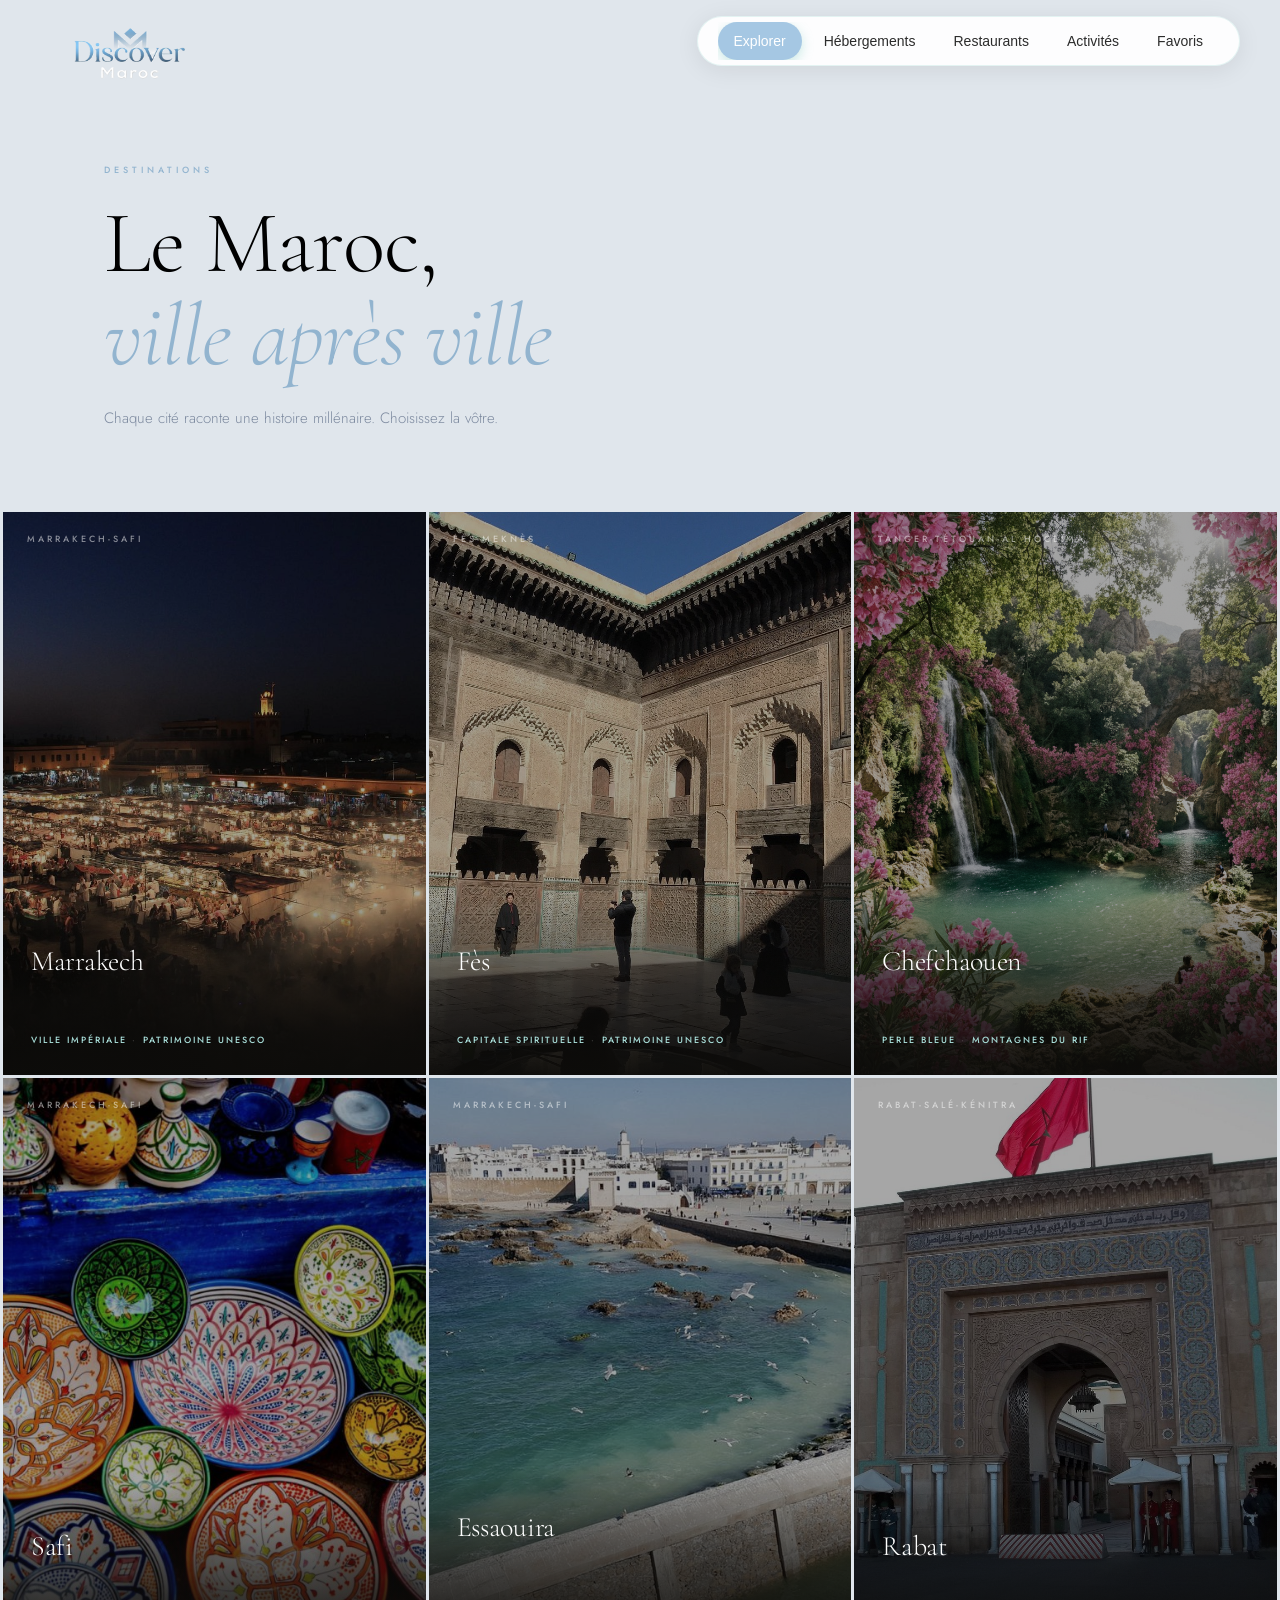
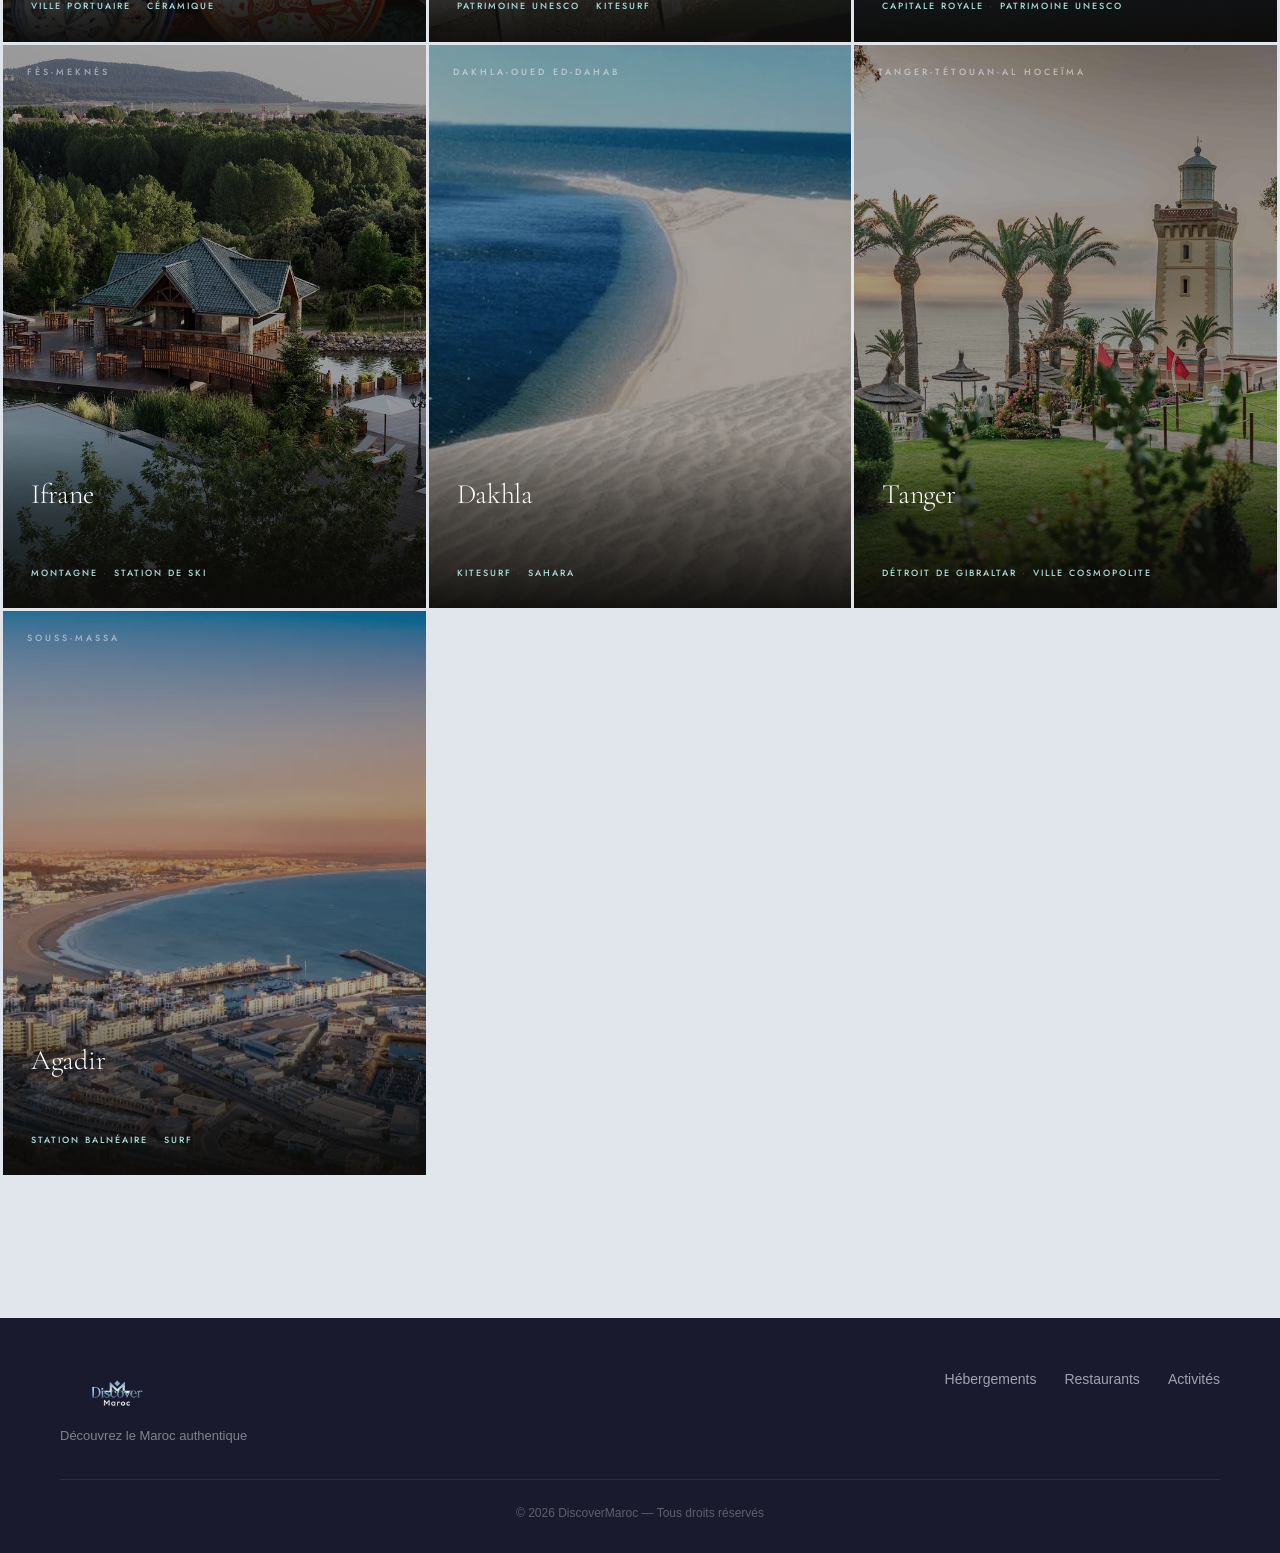
<file: explore.html>
<!DOCTYPE html>
<html lang="fr">
<head>
  <meta charset="UTF-8">
  <meta name="viewport" content="width=device-width, initial-scale=1.0">
  <meta name="description" content="Découvrez les villes du Maroc — histoire, culture et paysages.">
  <link rel="preconnect" href="https://fonts.googleapis.com">
  <link href="https://fonts.googleapis.com/css2?family=Cormorant+Garamond:ital,wght@0,300;0,400;0,600;1,300;1,400&family=Jost:wght@300;400;500&family=Inter:wght@400;500;600;700&display=swap" rel="stylesheet">
  <link rel="stylesheet" href="css/style.css">
  <link rel="stylesheet" href="css/city-detail.css">
  <link rel="stylesheet" href="css/listing.css">
  <title>Explorer les villes — DiscoverMaroc</title>
</head>
<body>

  <div class="logo-container">
    <a href="index.html" class="logo"><img src="images/MLOGO.png" alt="DiscoverMaroc"></a>
  </div>

  <nav class="navbar">
    <div class="nav-links">
      <a href="explore.html" class="active">Explorer</a>
      <a href="hotels.html">Hébergements</a>
      <a href="restaurants.html">Restaurants</a>
      <a href="activites.html">Activités</a>
      <a href="favorites.html">Favoris</a>
    </div>
  </nav>

  <!-- HERO -->
  <section class="city-hero">
    <div class="carousel" id="main-carousel">
      <div class="carousel-track" id="carousel-track"></div>
      <button class="carousel-btn prev">&lt;</button>
      <button class="carousel-btn next">&gt;</button>
      <div class="carousel-dots" id="carousel-dots"></div>
    </div>
    <div class="hero-overlay">
      <div class="hero-content">
        <p class="hero-region" id="city-region"></p>
        <h1 class="hero-title" id="city-name"></h1>
        <div class="hero-rule"></div>
      </div>
    </div>
  </section>

  <!-- ALL CITIES GRID -->
  <div class="cities-grid-section" id="cities-grid-section" style="display:none;">
    <div class="cities-intro">
      <p class="cities-eyebrow">Destinations</p>
      <h1 class="cities-title">Le Maroc,<br><em>ville après ville</em></h1>
      <p class="cities-subtitle">Chaque cité raconte une histoire millénaire. Choisissez la vôtre.</p>
    </div>
    <div class="cities-grid" id="cities-grid"></div>
  </div>

  <!-- CITY DETAIL -->
  <div class="city-container">

    <div class="city-lead">
      <p id="city-description"></p>
    </div>

    <div class="city-pillars">
      <div class="pillar">
        <span class="pillar-label">Localisation</span>
        <p id="about-localisation"></p>
      </div>
      <div class="pillar">
        <span class="pillar-label">Ambiance</span>
        <p id="about-ambiance"></p>
      </div>
      <div class="pillar">
        <span class="pillar-label">Histoire</span>
        <p id="about-importance"></p>
      </div>
      <div class="pillar">
        <span class="pillar-label">L'essentiel</span>
        <p id="about-special"></p>
      </div>
    </div>

    <!-- CULTURE -->
    <div class="chapter">
      <div class="chapter-header">
        <h2 class="chapter-title">Culture &amp; Vie Locale</h2>
      </div>
      <div class="culture-grid">
        <div class="culture-item">
          <h3 class="entry-title">Cuisine</h3>
          <p id="culture-cuisine"></p>
        </div>
        <div class="culture-item">
          <h3 class="entry-title">Traditions</h3>
          <p id="culture-traditions"></p>
        </div>
        <div class="culture-item">
          <h3 class="entry-title">Style de Vie</h3>
          <p id="culture-style"></p>
        </div>
        <div class="culture-item">
          <h3 class="entry-title">Langue</h3>
          <p id="culture-langue"></p>
        </div>
        <div class="culture-item">
          <h3 class="entry-title">Musique</h3>
          <p id="culture-musique"></p>
        </div>
        <div class="culture-item">
          <h3 class="entry-title">Artisanat</h3>
          <p id="culture-artisanat"></p>
        </div>
      </div>
    </div>

    <!-- ÉVÉNEMENTS -->
    <div class="chapter">
      <div class="chapter-header">
        <h2 class="chapter-title">Lieux &amp; Événements</h2>
      </div>
      <div class="events-trio">
        <div class="events-block">
          <h3 class="events-block-title">Événements</h3>
          <ul id="evenements-list"></ul>
        </div>
        <div class="events-block">
          <h3 class="events-block-title">Places</h3>
          <ul id="places-list"></ul>
        </div>
        <div class="events-block">
          <h3 class="events-block-title">Monuments</h3>
          <ul id="monuments-list"></ul>
        </div>
      </div>
    </div>

    <!-- PRATIQUE -->
    <div class="chapter">
      <div class="chapter-header">
        <h2 class="chapter-title">Informations Pratiques</h2>
      </div>

      <div class="practical-trio">
        <div class="practical-block">
          <span class="practical-label">Meilleure période</span>
          <p id="info-meilleure"></p>
        </div>
        <div class="practical-block">
          <span class="practical-label">Période à éviter</span>
          <p id="info-eviter"></p>
        </div>
        <div class="practical-block">
          <span class="practical-label">Températures</span>
          <p id="info-temperature"></p>
        </div>
      </div>

      <div class="budget-chapter">
        <p class="sub-eyebrow">Budget estimé par jour</p>
        <div class="budget-line">
          <div class="budget-col">
            <span class="budget-label">Hôtel / nuit</span>
            <strong id="budget-hotel"></strong>
          </div>
          <div class="budget-col">
            <span class="budget-label">Repas</span>
            <strong id="budget-repas"></strong>
          </div>
          <div class="budget-col">
            <span class="budget-label">Transport</span>
            <strong id="budget-transport"></strong>
          </div>
          <div class="budget-col budget-col--total">
            <span class="budget-label">Total / jour</span>
            <strong id="budget-jour"></strong>
          </div>
        </div>
      </div>

      <div class="transport-chapter">
        <p class="sub-eyebrow">Comment s'y rendre</p>
        <div class="transport-grid">
          <div class="transport-item" id="transport-from-casablanca"></div>
          <div class="transport-item" id="transport-from-city1"></div>
          <div class="transport-item" id="transport-from-city2"></div>
          <div class="transport-item" id="transport-airport"></div>
        </div>
      </div>
    </div>

    <!-- AVIS -->
    <div class="chapter chapter--reviews">
      <div class="chapter-header">
        <h2 class="chapter-title">Avis des Voyageurs</h2>
        <a href="#" class="review-cta-btn" id="review-cta-link">Laisser un avis</a>
      </div>
      <div class="reviews-summary" id="reviews-summary">
        <div class="reviews-score" id="reviews-score">—</div>
        <div class="reviews-score-detail">
          <div class="reviews-stars" id="reviews-stars"></div>
          <span class="reviews-count" id="reviews-count"></span>
        </div>
      </div>
      <div class="reviews-grid" id="reviews-grid"></div>
    </div>

  </div>

  <!-- MODAL AVIS -->
  <div class="modal-overlay" id="modal-overlay"></div>
  <div class="review-modal" id="review-modal">
    <div class="modal-header">
      <h2>Laisser un avis</h2>
      <button class="modal-close" id="modal-close">&times;</button>
    </div>
    <form class="review-form" id="review-form">
      <div class="form-group">
        <label for="review-name">Votre nom</label>
        <input type="text" id="review-name" required>
      </div>

      <div class="form-group">
        <label>Votre note</label>
        <div class="star-picker" id="star-picker">
          <button class="star-btn" data-value="1" type="button">★</button>
          <button class="star-btn" data-value="2" type="button">★</button>
          <button class="star-btn" data-value="3" type="button">★</button>
          <button class="star-btn" data-value="4" type="button">★</button>
          <button class="star-btn" data-value="5" type="button">★</button>
        </div>
        <input type="hidden" id="review-rating" value="0">
      </div>

      <div class="form-group">
        <label for="review-comment">Votre avis</label>
        <textarea id="review-comment" rows="5" required></textarea>
      </div>

      <div id="form-msg"></div>
      <button type="submit" class="btn btn-primary" style="width: 100%;">Publier</button>
    </form>
  </div>

  <footer class="footer">
    <div class="footer-top">
      <div>
        <img src="images/MLOGO.png" alt="DiscoverMaroc" style="height: 50px; margin-bottom: 8px;">
        <div class="footer-tagline">Découvrez le Maroc authentique</div>
      </div>
      <div class="footer-links">
        <a href="hotels.html">Hébergements</a>
        <a href="restaurants.html">Restaurants</a>
        <a href="activites.html">Activités</a>
      </div>
    </div>
    <hr>
    <div class="footer-bottom">© 2026 DiscoverMaroc — Tous droits réservés</div>
  </footer>

  <script src="js/data.js"></script>
  <script src="js/explore.js"></script>
</body>
</html>
</file>
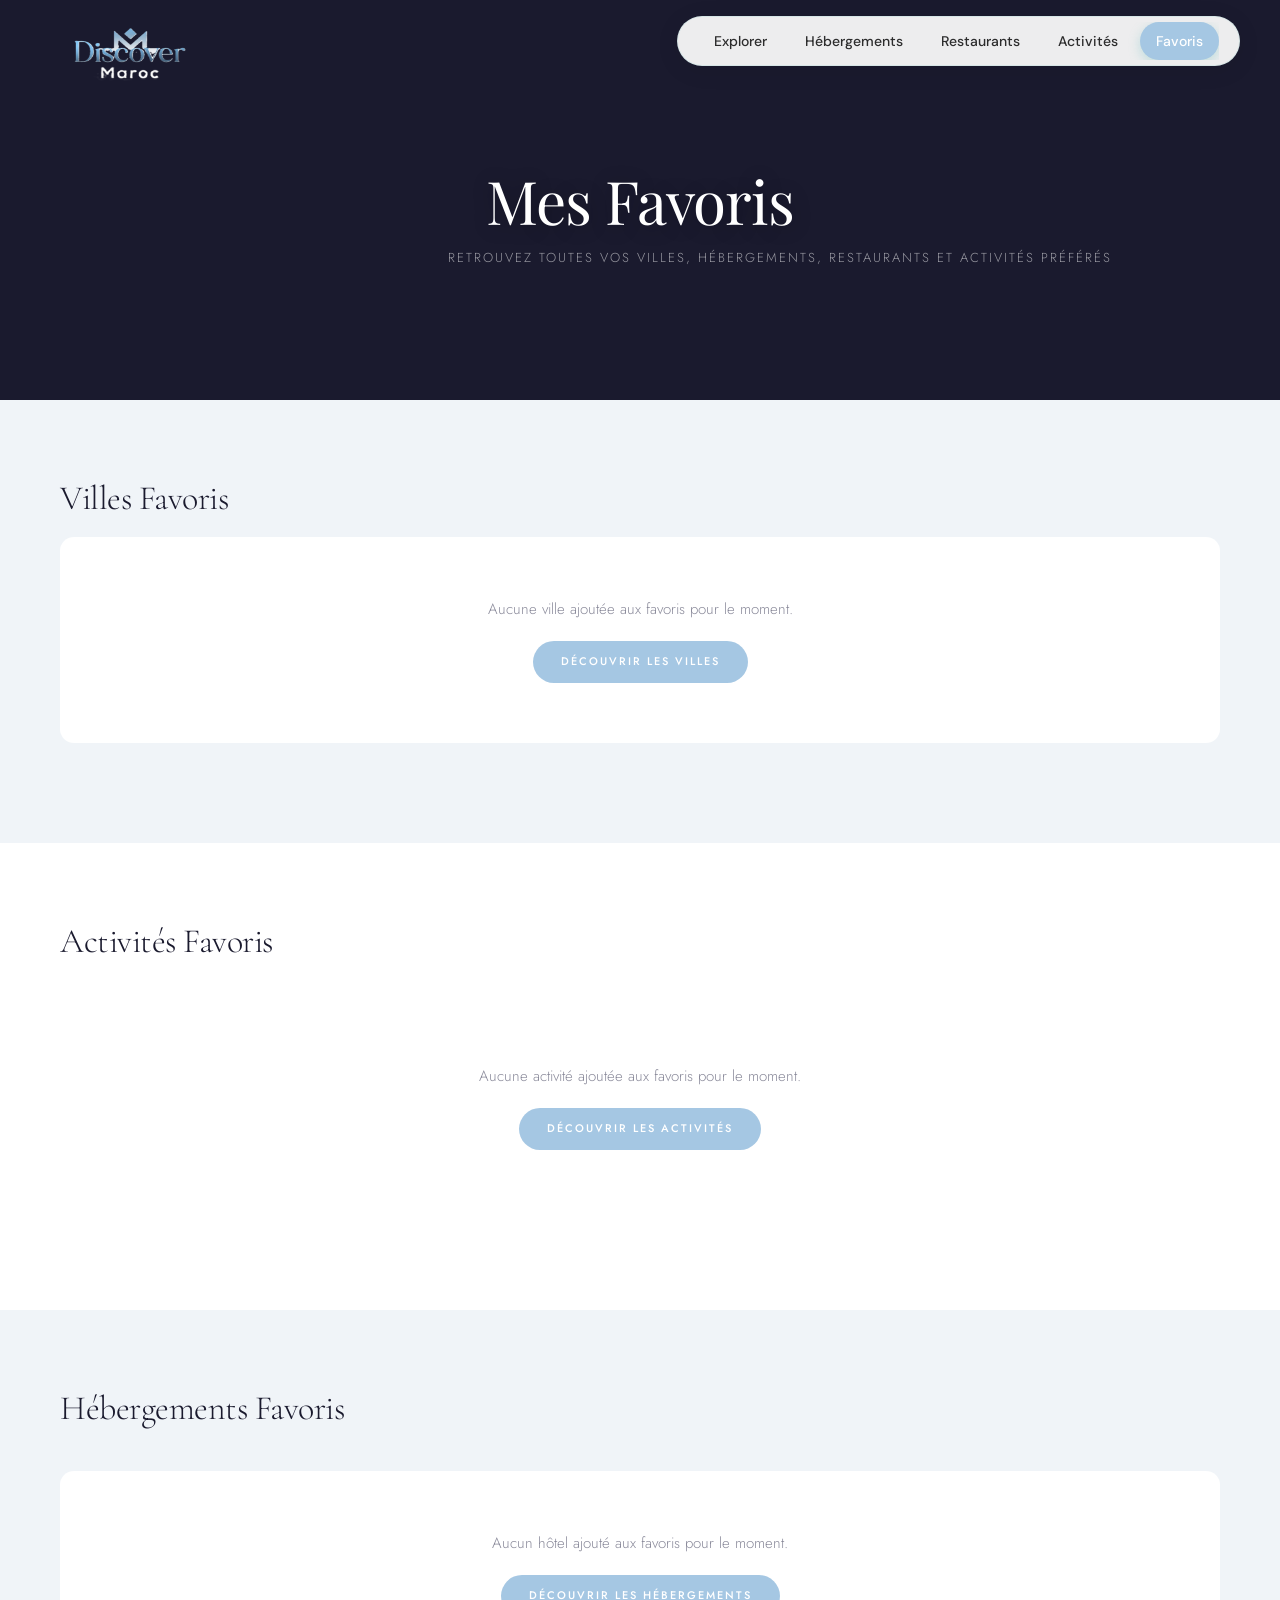
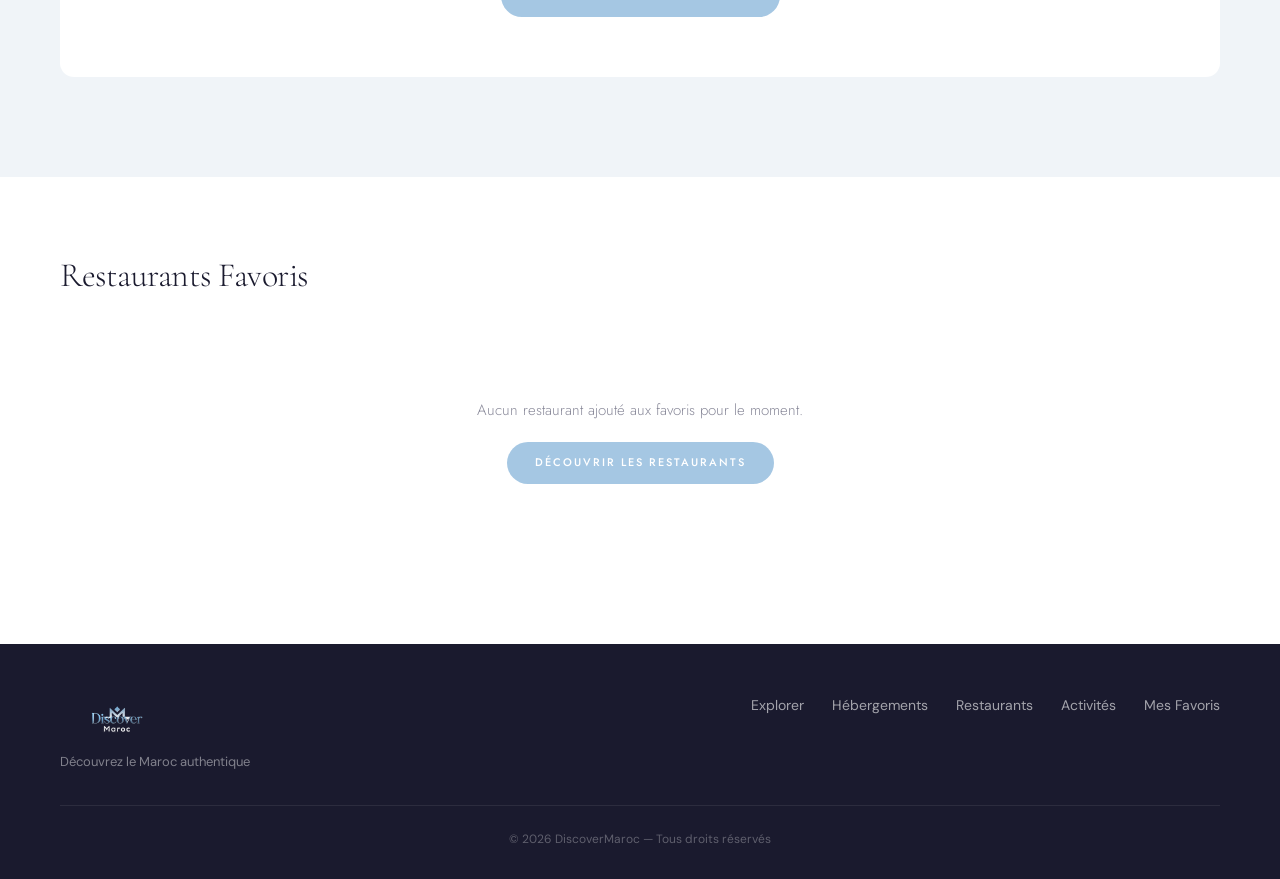
<file: favorites.html>
<!DOCTYPE html>
<html lang="fr">
<head>
  <meta charset="UTF-8">
  <meta name="viewport" content="width=device-width, initial-scale=1.0">
  <meta name="description" content="DiscoverMaroc — Mes favoris au Maroc. Retrouvez vos villes, Hébergements, restaurants et activités préférés.">
  <link rel="preconnect" href="https://fonts.googleapis.com">
  <link href="https://fonts.googleapis.com/css2?family=Playfair+Display:wght@400;700&family=DM+Sans:wght@300;400;500;600&family=Inter:wght@400;500;600;700&display=swap" rel="stylesheet">
  <link rel="stylesheet" href="css/style.css">
  <link rel="stylesheet" href="css/home.css">
  <link rel="stylesheet" href="css/listing.css">
  <title>DiscoverMaroc — Mes Favoris</title>
</head>
<body>

  <!-- LOGO FIXE -->
  <div class="logo-container">
    <a href="index.html" class="logo"><img src="images/MLOGO.png" alt="DiscoverMaroc"></a>
  </div>

  <!-- NAVBAR (LIENS) -->
  <nav class="navbar">
    <div class="nav-links">
      <a href="explore.html">Explorer</a>
      <a href="hotels.html">Hébergements</a>
      <a href="restaurants.html">Restaurants</a>
      <a href="activites.html">Activités</a>
      <a href="favorites.html" class="active">Favoris</a>
    </div>
  </nav>

  <!-- PAGE TITLE -->
  <section class="listing-header">
    <h1>Mes Favoris</h1>
    <p>Retrouvez toutes vos villes, Hébergements, restaurants et activités préférés</p>
  </section>

  <!-- VILLES FAVORIS -->
  <section class="home-section" id="section-cities">
    <h2 class="section-title">Villes Favoris</h2>
    <p class="section-subtitle" id="cities-subtitle">Retrouvez vos villes préférées</p>
    <div class="city-grid" id="favorite-cities-grid"></div>
    <div class="empty-state" id="cities-empty" style="display: none;">
      <p>Aucune ville ajoutée aux favoris pour le moment.</p>
      <a href="explore.html" class="btn-primary">Découvrir les villes</a>
    </div>
  </section>

  <!-- ACTIVITÉS FAVORIS -->
  <section class="home-section" id="section-activities">
    <h2 class="section-title">Activités Favoris</h2>
    <p class="section-subtitle" id="activities-subtitle">Vos expériences préférées</p>
    <div class="carousel-container">
      <button class="carousel-btn carousel-prev" id="activities-prev" aria-label="Précédent">❮</button>
      <div class="carousel-wrapper">
        <div class="carousel" id="activities-carousel"></div>
      </div>
      <button class="carousel-btn carousel-next" id="activities-next" aria-label="Suivant">❯</button>
    </div>
    <div class="carousel-dots" id="activities-dots"></div>
    <div class="empty-state" id="activities-empty" style="display: none;">
      <p>Aucune activité ajoutée aux favoris pour le moment.</p>
      <a href="activites.html" class="btn-primary">Découvrir les activités</a>
    </div>
  </section>

  <!-- HÉBERGEMENTS FAVORIS -->
  <section class="home-section" id="section-hotels">
    <h2 class="section-title">Hébergements Favoris</h2>
    <p class="section-subtitle" id="hotels-subtitle">Vos Hébergements préférés</p>
    <div class="carousel-container">
      <button class="carousel-btn carousel-prev" id="hotels-prev" aria-label="Précédent">❮</button>
      <div class="carousel-wrapper">
        <div class="carousel" id="hotels-carousel"></div>
      </div>
      <button class="carousel-btn carousel-next" id="hotels-next" aria-label="Suivant">❯</button>
    </div>
    <div class="carousel-dots" id="hotels-dots"></div>
    <div class="empty-state" id="hotels-empty" style="display: none;">
      <p>Aucun hôtel ajouté aux favoris pour le moment.</p>
      <a href="hotels.html" class="btn-primary">Découvrir les Hébergements</a>
    </div>
  </section>

  <!-- RESTAURANTS FAVORIS -->
  <section class="home-section" id="section-restaurants">
    <h2 class="section-title">Restaurants Favoris</h2>
    <p class="section-subtitle" id="restaurants-subtitle">Vos restaurants préférés</p>
    <div class="carousel-container">
      <button class="carousel-btn carousel-prev" id="restaurants-prev" aria-label="Précédent">❮</button>
      <div class="carousel-wrapper">
        <div class="carousel" id="restaurants-carousel"></div>
      </div>
      <button class="carousel-btn carousel-next" id="restaurants-next" aria-label="Suivant">❯</button>
    </div>
    <div class="carousel-dots" id="restaurants-dots"></div>
    <div class="empty-state" id="restaurants-empty" style="display: none;">
      <p>Aucun restaurant ajouté aux favoris pour le moment.</p>
      <a href="restaurants.html" class="btn-primary">Découvrir les restaurants</a>
    </div>
  </section>

  <!-- FOOTER -->
  <footer class="footer">
    <div class="footer-top">
      <div>
        <img src="images/MLOGO.png" alt="DiscoverMaroc" style="height: 50px; margin-bottom: 8px;">
        <div class="footer-tagline">Découvrez le Maroc authentique</div>
      </div>
      <div class="footer-links">
        <a href="explore.html">Explorer</a>
        <a href="hotels.html">Hébergements</a>
        <a href="restaurants.html">Restaurants</a>
        <a href="activites.html">Activités</a>
        <a href="favorites.html">Mes Favoris</a>
      </div>
    </div>
    <hr>
    <div class="footer-bottom">© 2026 DiscoverMaroc — Tous droits réservés</div>
  </footer>

  <script src="js/data.js"></script>
  <script src="js/favorites.js"></script>
</body>
</html>
</file>
<file: css/style.css>
*, *::before, *::after { box-sizing: border-box; margin: 0; padding: 0; }
html {
  overflow-x: hidden;
}
body {
  font-family: 'DM Sans', sans-serif;
  background: #ffffff;
  color: #2C2C2C;
  line-height: 1.6;
}
a { text-decoration: none; color: inherit; }
ul { list-style: none; }
img { max-width: 100%; display: block; }

/* DESIGN TOKENS */
:root {
  --primary: hsl(207, 53%, 77%);
  --primary-dark: #87a3be;
  --primary-light: #B2D4E8;
  --gold: #e4c380; 
  --cream: #F5EFE6;
  --dark: #1A1A2E;
  --text: #2C2C2C;
  --text-light: #8A8A9A;
  --surface-light: #F0F4F8;
  --pure-white: #FAFAF8;
  --radius: 14px;
  --radius-sm: 8px;
  --shadow: 0 4px 24px rgba(0,0,0,0.08);
  --shadow-md: 0 8px 32px rgba(0,0,0,0.12);
  --shadow-lg: 0 16px 48px rgba(0,0,0,0.16);
  --transition: 0.3s cubic-bezier(0.4, 0, 0.2, 1);
  --transition-spring: 0.5s cubic-bezier(0.34, 1.56, 0.64, 1);
}
.logo-container {
  position: absolute;
  top: 13px;
  left: 15px;
  z-index: 1001;
  display: flex;
  align-items: center;
}
.logo {
  display: flex;
  align-items: center;
  justify-content: center;
  height: 100px;
  margin: -10px -10px;
  text-decoration: none;
  white-space: nowrap;
  flex-shrink: 0;
  transition: opacity 0.3s ease;
}

.logo img {
  max-height: 100%;
  width: 250px;
}

.logo span { color: var(--dark); }

/* NAVBAR*/
.navbar {
  position: fixed;
  top: 16px;
  right: 40px;
  width: fit-content;
  max-width: 1200px;
  display: flex;
  align-items: center;
  justify-content: flex-end;
  padding: 5px 20px;
  background: rgba(255, 255, 255, 0.92);
  backdrop-filter: blur(16px);
  border: 1px solid rgba(126, 200, 192, 0.2);
  border-radius: 50px;
  box-shadow: 0 4px 24px rgba(0,0,0,0.08);
  z-index: 1000;
  transition:
    box-shadow var(--transition),
    background var(--transition);
}

.navbar:hover {
  box-shadow: 0 8px 32px rgba(0,0,0,0.12);
}

/* NAV LINKS */
.nav-links {
  display: flex;
  gap: 6px;
  align-items: center;
  overflow: hidden;
}

.nav-links a {
  font-size: 14px;
  font-weight: 500;
  color: var(--text);
  padding: 8px 16px;
  border-radius: 25px;
  transition: all var(--transition);
  position: relative;
  white-space: nowrap;
  flex-shrink: 0;
  will-change: background-color, color;
}

.nav-links a:hover {
  color: var(--primary-dark);
  background: rgba(126, 200, 192, 0.1);
}

.nav-links a.active {
  color: #fff;
  background: var(--primary);
  margin: -2px 0px;
  box-shadow: 0 4px 12px rgba(126, 200, 192, 0.4);
}
/* PAGE BODY PADDING (pour la navbar fixe) */
body > section:first-of-type,
body > .hero {
  padding-top: 0;
}
body.has-listing-header {
  padding-top: 0;
}
/* FOOTER */
.footer {
  background: var(--dark);
  color: #fff;
  padding: 50px 60px 30px;
}

.footer-top {
  display: flex;
  justify-content: space-between;
  align-items: flex-start;
  gap: 40px;
  margin-bottom: 32px;
}

.footer-logo {
  display: flex;
  align-items: center;
  justify-content: center;
  height: 50px;
  margin-bottom: 8px;
}

.footer-logo img {
  max-height: 100%;
  width: auto;
  object-fit: contain;
}

.footer-logo span { color: #fff; }

.footer-tagline {
  color: rgba(255,255,255,0.45);
  font-size: 13px;
  margin-top: 6px;
}

.footer-links {
  display: flex;
  gap: 28px;
  flex-wrap: wrap;
}

.footer-links a {
  color: rgba(255,255,255,0.6);
  font-size: 14px;
  transition: color var(--transition);
}

.footer-links a:hover { color: var(--primary); }

.footer hr {
  border: none;
  border-top: 1px solid rgba(255,255,255,0.08);
  margin: 24px 0;
}

.footer-bottom {
  text-align: center;
  font-size: 12px;
  color: rgba(255,255,255,0.3);
}
/* Stars */
.star { font-size: 15px; }
.star.full  { color: var(--gold); }
.star.half  { color: var(--gold); opacity: 0.6; }
.star.empty { color: #DDD; }
.city-row {
  display: flex;
  align-items: center;
  justify-content: space-between;
  margin-bottom: 6px;
}
.city-row .city {
  margin-bottom: 0;
}
/* Card */
.card {
  background: #fff;
  border-radius: var(--radius);
  overflow: hidden;
  box-shadow: var(--shadow);
  transition: transform var(--transition-spring), box-shadow var(--transition);
  position: relative;
}

.card:hover {
  transform: translateY(-6px);
  box-shadow: var(--shadow-md);
}

.card img {
  width: 100%;
  height: 210px;
  object-fit: cover;
  transition: transform 0.6s ease;
  display: block;
}

.card:hover img { transform: scale(1.04); }

.card-body {
  padding: 18px 20px;
}

.card-body h3 {
  font-family: 'Playfair Display', serif;
  font-size: 17px;
  margin-bottom: 4px;
  color: var(--dark);
  line-height: 1.3;
}

.card-body .city {
  color: var(--text-light);
  font-size: 13px;
  margin-bottom: 10px;
}

.card-body .rating-row {
  display: flex;
  align-items: center;
  gap: 6px;
  font-size: 13px;
}

.card-body .rating-row .count {
  color: var(--text-light);
  font-size: 12px;
}

.card-price {
  font-size: 13px;
  font-weight: 600;
  color: var(--primary-dark);
  margin-bottom: 8px;
}
/* BADGE */
.badge {
  display: inline-block;
  padding: 4px 12px;
  border-radius: 20px;
  font-size: 11px;
  font-weight: 600;
  text-transform: uppercase;
  letter-spacing: 0.5px;
}

/* SECTION TITLE */
.section-title {
  font-family: 'Playfair Display', serif;
  font-size: 30px;
  color: var(--dark);
  margin-bottom: 8px;
  line-height: 1.2;
}

/* FAVORITE BUTTON */
.favorite-btn {
  position: absolute;
  top: 12px;
  right: 12px;
  background: rgba(255, 255, 255, 0.95);
  border: none;
  border-radius: 50%;
  width: 38px;
  height: 38px;
  display: flex;
  align-items: center;
  justify-content: center;
  cursor: pointer;
  font-size: 18px;
  line-height: 1;
  transition: all var(--transition-spring);
  box-shadow: 0 2px 12px rgba(0,0,0,0.15);
  z-index: 10;
  color: #ccc;
}

.favorite-btn:hover {
  transform: scale(1.15);
  box-shadow: 0 4px 16px rgba(0,0,0,0.2);
  color: var(--primary);
}

.favorite-btn.active {
  color: #E05C5C;
  background: rgba(255,255,255,0.98);
}

/* ICONS */
i { font-size: 12px; }

/* SCROLLBAR */
::-webkit-scrollbar { width: 6px; }
::-webkit-scrollbar-track { background: #f1f1f1; }
::-webkit-scrollbar-thumb { background: var(--primary-light); border-radius: 3px; }
::-webkit-scrollbar-thumb:hover { background: var(--primary); }

/* RESPONSIVE */
@media (max-width: 900px) {
  .navbar {
    width: calc(100% - 32px);
    top: 10px;
    padding: 12px 20px;
  }
}

@media (max-width: 768px) {
  .nav-links { gap: 2px; }
  .nav-links a { font-size: 12px; padding: 6px 10px; }
  .footer { padding: 40px 24px 24px; }
  .footer-top { flex-direction: column; gap: 24px; }
  .footer-links { gap: 16px; }
  .section-title { font-size: 24px; }
}

@media (max-width: 480px) {
  .navbar { border-radius: 16px; }
  .nav-links a span { display: none; }
}
</file>
<file: css/city-detail.css>
/* CITY-DETAIL.CSS — DiscoverMaroc*/

@import url('https://fonts.googleapis.com/css2?family=Jost:wght@300;400;500&display=swap');

:root {
  --cd-noir:    #000000;
  --cd-ink:     #1A1A2E;
  --cd-brown:   #1A1A2E;
  --cd-warm:    #4A5568;
  --cd-muted:   #7E8BA0;
  --cd-border:  #E0E6EC;
  --cd-ivory:   #F4F7F9;
  --cd-white:   #FFFFFF;
  --cd-gold:    #92B4CF;
  --cd-gold-lt: #A8DDD8;
  --cd-gold-bg: #EAF6F5;

  --ff-serif: Georgia, serif;
  --ff-sans:  'Jost', 'DM Sans', sans-serif;
}

/* HERO */
.city-hero {
  position: relative;
  height: 150px;
  min-height: 450px;
  max-height: 900px;
  overflow: hidden;
  background: var(--cd-noir);
}

.city-hero .carousel {
  position: relative;
  width: 100%;
  height: 100%;
  overflow: hidden;
}

.carousel-track {
  display: flex;
  height: 100%;
  transition: transform 1s cubic-bezier(0.76, 0, 0.24, 1);
}

.carousel-track img {
  width: 100%;
  height: 100%;
  object-fit: cover;
  flex-shrink: 0;
  filter: brightness(0.72) saturate(0.9);
}

.city-hero .carousel-btn {
  position: absolute;
  top: 50%;
  transform: translateY(-50%);
  background: transparent;
  border: 1px solid rgba(255,255,255,0.3);
  color: rgba(255,255,255,0.7);
  width: 44px;
  height: 44px;
  border-radius: 50%;
  font-size: 18px;
  cursor: pointer;
  transition: all 0.3s ease;
  z-index: 10;
  display: flex;
  align-items: center;
  justify-content: center;
  font-family: var(--ff-sans);
  font-weight: 300;
}

.city-hero .carousel-btn:hover {
  background: rgba(126,200,192,0.25);
  border-color: var(--cd-gold-lt);
  color: #fff;
}

.city-hero .carousel-btn.prev { left: 40px; }
.city-hero .carousel-btn.next { right: 40px; }

.city-hero .carousel-dots {
  position: absolute;
  bottom: 44px;
  left: 50%;
  transform: translateX(-50%);
  display: flex;
  gap: 10px;
  z-index: 10;
}

.city-hero .carousel-dots .dot {
  width: 20px;
  height: 1px;
  background: rgba(255,255,255,0.3);
  border: none;
  cursor: pointer;
  transition: all 0.4s ease;
  padding: 0;
}

.city-hero .carousel-dots .dot.active {
  background: var(--cd-gold-lt);
  width: 40px;
}

.hero-overlay {
  position: absolute;
  inset: 0;
  display: flex;
  align-items: flex-end;
  padding: 0 80px 80px;
  background: linear-gradient(
    to top,
    rgba(13,12,10,0.88) 0%,
    rgba(13,12,10,0.3) 45%,
    transparent 100%
  );
  z-index: 5;
}

.hero-content { max-width: 700px; }

.hero-region {
  font-family: var(--ff-sans);
  font-size: 10px;
  font-weight: 500;
  letter-spacing: 4px;
  text-transform: uppercase;
  color: var(--cd-gold-lt);
  margin-bottom: 18px;
}

.hero-title {
  font-family: var(--ff-serif);
  font-size: clamp(52px, 7vw, 96px);
  font-weight: 300;
  color: #fff;
  line-height: 0.95;
  letter-spacing: -1px;
  margin: 0 0 28px;
}

.hero-rule {
  width: 48px;
  height: 1px;
  background: var(--cd-gold);
}

/* PAGE CONTAINER */
.city-container {
  max-width: 1000px;
  margin: 0 auto;
  padding: 96px 48px 120px;
}

/* LEAD TEXT */
.city-lead {
  margin-bottom: 0px;
  padding-bottom: 80px;
  border-bottom: 1px solid var(--cd-border);
  max-width: 740px;
}

.city-lead p {
  max-width: 800px;
    font-size: 20px;
    line-height: 1.9;
    color: #555;
    font-style: italic;
    font-family:'Cormorant Garamond', Georgia, serif;;
    font-weight: 550;
    margin-top: 20px;
}

/* PILLARS */
.city-pillars {
  display: grid;
  grid-template-columns: repeat(2, 1fr);
  gap: 20px 30px;
  margin-top: 0px;
  margin-bottom: 40px;
  padding-bottom: 40px;
  padding-top: 40px;
  border-bottom: 1px solid var(--cd-border);
}

.pillar { padding: 0; }

.pillar-label {
  display: block;
  font-family: var(--ff-sans);
  font-size: 16px;
  font-weight: 500;
  letter-spacing: 3px;
  text-transform: uppercase;
  color: var(--cd-gold);
  margin-bottom: 14px;
}

.pillar p {
  font-family: var(--ff-sans);
  font-size: 14px;
  line-height: 1.8;
  color: var(--cd-warm);
  font-weight: 300;
  margin: 0;
}

/* CHAPTER STRUCTURE */
.chapter {
  margin-bottom: 96px;
  padding-bottom: 96px;
  border-bottom: 1px solid var(--cd-border);
}

.chapter:last-child {
  border-bottom: none;
  margin-bottom: 0;
  padding-bottom: 0;
}

.chapter-header {
  display: flex;
  align-items: baseline;
  gap: 24px;
  margin-bottom: 56px;
}
.chapter-title {
  font-family: var(--ff-serif);
  font-size: clamp(30px, 4vw, 44px);
  font-weight: 300;
  color: var(--cd-noir);
  letter-spacing: -0.5px;
  line-height: 1.1;
  margin: 0;
  flex: 1;
}

/* REVIEW CTA BUTTON */
.review-cta-btn {
  font-family: var(--ff-sans);
  font-size: 10px;
  font-weight: 500;
  letter-spacing: 2.5px;
  text-transform: uppercase;
  color: var(--cd-gold);
  border: 1px solid var(--cd-gold);
  padding: 10px 22px;
  text-decoration: none;
  transition: all 0.25s ease;
  white-space: nowrap;
  align-self: center;
}

.review-cta-btn:hover {
  background: var(--cd-gold);
  color: #fff;
}

/* CULTURE GRID */
.culture-grid {
  display: grid;
  grid-template-columns: repeat(2, 1fr);
  gap: 48px 80px;
}

.entry-title {
  font-family: var(--ff-sans);
  font-size: 16px;
  font-weight: 500;
  letter-spacing: 3px;
  text-transform: uppercase;
  color: var(--cd-gold);
  margin-bottom: 14px;
  display: block;
}

.culture-item p {
  font-family: var(--ff-sans);
  font-size: 14px;
  line-height: 1.85;
  color: var(--cd-warm);
  font-weight: 300;
  margin: 0;
}

/* EVENTS TRIO */
.events-trio {
  display: grid;
  grid-template-columns: repeat(3, 1fr);
  gap: 0;
}

.events-block {
  padding: 0 44px;
  border-right: 1px solid var(--cd-border);
}

.events-block:first-child { padding-left: 0; }
.events-block:last-child  { padding-right: 0; border-right: none; }

.events-block-title {
  font-family: var(--ff-sans);
  font-size: 16px;
  font-weight: 500;
  letter-spacing: 3px;
  text-transform: uppercase;
  color: var(--cd-gold);
  margin-bottom: 28px;
}

.events-block ul {
  display: flex;
  flex-direction: column;
  gap: 16px;
}

.events-block li {
  font-family: var(--ff-sans);
  font-size: 14px;
  font-weight: 300;
  line-height: 1.65;
  color: var(--cd-warm);
  padding-left: 14px;
  position: relative;
}

.events-block li::before {
  content: '°';
  position: absolute;
  left: 0;
  color: var(--cd-gold-lt);
  font-size: 14px;
  top: 3px;
}

/* PRACTICAL TRIO */
.practical-trio {
  display: grid;
  grid-template-columns: repeat(3, 1fr);
  gap: 0;
  margin-bottom: 56px;
  padding-bottom: 56px;
  border-bottom: 1px solid var(--cd-border);
}

.practical-block {
  padding: 0 36px;
  border-right: 1px solid var(--cd-border);
}

.practical-block:first-child { padding-left: 0; }
.practical-block:last-child  { padding-right: 0; border-right: none; }

.practical-label {
  display: block;
  font-family: var(--ff-sans);
  font-size: 16px;
  font-weight: 500;
  letter-spacing: 3px;
  text-transform: uppercase;
  color: var(--cd-gold);
  margin-bottom: 16px;
}

.practical-block p {
  font-family: var(--ff-sans);
  font-size: 14px;
  line-height: 1.8;
  color: var(--cd-warm);
  font-weight: 300;
  margin: 0;
}

/* BUDGET */
.budget-chapter {
  margin-bottom: 56px;
  padding-bottom: 56px;
  border-bottom: 1px solid var(--cd-border);
}

.sub-eyebrow {
  font-family: var(--ff-sans);
  font-size: 16px;
  font-weight: 500;
  letter-spacing: 3px;
  text-transform: uppercase;
  color: var(--cd-gold);
  margin-bottom: 32px;
}

.budget-line {
  display: grid;
  grid-template-columns: repeat(4, 1fr);
  gap: 0;
}

.budget-col {
  padding: 0 24px;
  border-right: 1px solid var(--cd-border);
  display: flex;
  flex-direction: column;
  gap: 14px;
}

.budget-col:first-child { padding-left: 0; }
.budget-col:last-child  { padding-right: 0; border-right: none; }

.budget-label {
  font-family: var(--ff-sans);
  font-size: 12px;
  font-weight: 500;
  letter-spacing: 2.5px;
  text-transform: uppercase;
  color: var(--cd-muted);
}

.budget-col strong {
  font-family: var(--ff-serif);
  font-size: 24px;
  font-weight: 300;
  color: var(--cd-ink);
  letter-spacing: -0.5px;
}

.budget-col--total strong { color: var(--cd-gold); }

/* TRANSPORT */
.transport-grid {
  display: grid;
  grid-template-columns: repeat(auto-fit, minmax(180px, 1fr));
  gap: 0;
}

.transport-item {
  padding: 0 24px;
  border-right: 1px solid var(--cd-border);
  font-family: var(--ff-sans);
  font-size: 13px;
  font-weight: 100;
  line-height: 1.75;
  color: #3a404a;
}

.transport-item:first-child { padding-left: 0; }
.transport-item:last-child  { padding-right: 0; border-right: none; }

.transport-item:not(:empty) strong {
  display: block;
  font-family: var(--ff-sans);
  font-size: 14px;
  font-weight: 500;
  letter-spacing: 2.5px;
  text-transform: uppercase;
  color: var(--cd-muted);
  margin-bottom: 10px;
  font-style: normal;
}

/* REVIEWS */
.reviews-summary {
  display: flex;
  align-items: baseline;
  gap: 20px;
  margin-bottom: 56px;
  padding-bottom: 32px;
  border-bottom: 1px solid var(--cd-border);
}

.reviews-score {
  font-family:  'Cormorant Garamond', Georgia, serif;
  font-size: 72px;
  font-weight: 300;
  color: var(--cd-ink);
  line-height: 1;
  letter-spacing: -2px;
}

.reviews-score-detail {
  display: flex;
  flex-direction: column;
  gap: 8px;
}

.reviews-count {
  font-family: var(--ff-sans);
  font-size: 12px;
  font-weight: 300;
  color: var(--cd-muted);
  letter-spacing: 0.5px;
}

.reviews-stars {
  display: flex;
  gap: 3px;
  font-size: 14px;
  color: var(--cd-gold);
}

.reviews-grid {
  display: grid;
  grid-template-columns: repeat(2, 1fr);
  gap: 40px 56px;
}

.review-item {
  display: flex;
  flex-direction: column;
  gap: 14px;
  padding-bottom: 40px;
  border-bottom: 1px solid var(--cd-border);
}

.review-item:nth-last-child(-n+2) {
  border-bottom: none;
  padding-bottom: 0;
}

.review-header {
  display: flex;
  align-items: center;
  justify-content: space-between;
}

.review-author {
  display: flex;
  align-items: center;
  gap: 12px;
}

.review-avatar {
  width: 36px;
  height: 36px;
  border-radius: 50%;
  background: var(--cd-gold-bg);
  display: flex;
  align-items: center;
  justify-content: center;
  font-family: var(--ff-sans);
  font-size: 12px;
  font-weight: 500;
  color: var(--cd-gold);
  flex-shrink: 0;
}

.review-meta {
  display: flex;
  flex-direction: column;
  gap: 3px;
}

.review-name {
  font-family: var(--ff-sans);
  font-size: 13px;
  font-weight: 500;
  color: var(--cd-ink);
}

.review-date {
  font-family: var(--ff-sans);
  font-size: 11px;
  font-weight: 300;
  color: var(--cd-muted);
  letter-spacing: 0.5px;
}

.review-rating {
  font-size: 13px;
  color: var(--cd-gold);
  letter-spacing: 2px;
}

.review-text {
  font-family: var(--ff-serif);
  font-size: 15px;
  font-weight: 300;
  line-height: 1.85;
  color: var(--cd-warm);
  font-style: italic;
}

.reviews-empty {
  font-family: var(--ff-sans);
  font-size: 14px;
  font-weight: 300;
  color: var(--cd-muted);
  font-style: italic;
}
/* ALL CITIES GRID — Layout uniforme*/

.cities-grid-section {
  background: var(--cd-border);
  padding: 3px;
}

.cities-intro {
  max-width: 1200px;
  margin: 0 auto;
  padding: 160px 64px 80px;
}

.cities-eyebrow {
  display: block;
  font-family: var(--ff-sans);
  font-size: 9px;
  font-weight: 500;
  letter-spacing: 4px;
  text-transform: uppercase;
  color: var(--cd-gold);
  margin-bottom: 20px;
}

.cities-title {
  font-family: var(--ff-serif);
  font-size: clamp(48px, 7vw, 88px);
  font-weight: 300;
  color: var(--cd-noir);
  line-height: 1.05;
  letter-spacing: -1px;
  margin-bottom: 24px;
}

.cities-title em {
  font-style: italic;
  color: var(--cd-gold);
}

.cities-subtitle {
  font-family: var(--ff-sans);
  font-size: 15px;
  font-weight: 300;
  color: var(--cd-muted);
  line-height: 1.7;
  max-width: 480px;
}

/* GRID UNIFORME */
.cities-grid {
  display: grid;
  grid-template-columns: repeat(3, 1fr);
  gap: 3px;
  margin-bottom: 140px;
  background: var(--cd-border);
}

.city-card {
  position: relative;
  overflow: hidden;
  cursor: pointer;
  background: var(--cd-noir);
  aspect-ratio: 3 / 4;
  grid-column: unset;
  grid-row: unset;
}

.city-card:nth-child(1),
.city-card:nth-child(5) {
  grid-column: unset;
  grid-row: unset;
  aspect-ratio: 3 / 4;
}

.city-card-image-wrapper {
  width: 100%;
  height: 100%;
  position: absolute;
  inset: 0;
}

.city-card-image {
  width: 100%;
  height: 100%;
  object-fit: cover;
  transition: transform 0.9s cubic-bezier(0.25, 0.46, 0.45, 0.94),filter 0.5s ease;
  filter: brightness(0.65) saturate(0.85);
}

.city-card:hover .city-card-image {
  transform: scale(1.06);
  filter: brightness(0.45) saturate(0.75);
}

.city-card-region-badge {
  position: absolute;
  top: 20px;
  left: 24px;
  font-family: var(--ff-sans);
  font-size: 9px;
  font-weight: 500;
  letter-spacing: 3px;
  text-transform: uppercase;
  color: rgba(255,255,255,0.5);
  z-index: 3;
}

.city-card-content {
  position: absolute;
  bottom: 0;
  left: 0;
  right: 0;
  padding: 48px 28px 28px;
  background: linear-gradient(to top,
    rgba(13,12,10,0.95) 0%,
    rgba(13,12,10,0.5) 55%,
    transparent 100%);
  z-index: 3;
}

.city-card-name {
  font-family: var(--ff-serif);
  font-size: 28px;
  font-weight: 300;
  color: #fff;
  letter-spacing: -0.3px;
  line-height: 1.1;
  margin-bottom: 6px;
}

.city-card-description {
  font-family: var(--ff-sans);
  font-size: 12px;
  font-weight: 300;
  color: rgba(255,255,255,0.5);
  line-height: 1.6;
  margin-bottom: 12px;
  display: -webkit-box;
  -webkit-box-orient: vertical;
  overflow: hidden;
  opacity: 0;
  transform: translateY(6px);
  transition: opacity 0.35s ease 0.05s, transform 0.35s ease 0.05s;
}

.city-card:hover .city-card-description {
  opacity: 1;
  transform: translateY(0);
}

.city-card-tags {
  display: flex;
  gap: 6px;
  flex-wrap: wrap;
}

.city-card-tag {
  font-family: var(--ff-sans);
  font-size: 9px;
  font-weight: 500;
  letter-spacing: 2px;
  text-transform: uppercase;
  color: var(--cd-gold-lt);
}

.city-card-tag::after { content: ' ·'; color: rgba(255,255,255,0.2); }
.city-card-tag:last-child::after { content: ''; }

/* RESPONSIVE */
@media (max-width: 1024px) {
  .culture-grid {
    grid-template-columns: 1fr;
    gap: 40px;
  }
  .cities-grid {
    grid-template-columns: repeat(3, 1fr);
  }
  .city-card,
  .city-card:nth-child(1),
  .city-card:nth-child(5) {
    grid-column: unset;
    grid-row: unset;
    aspect-ratio: 3 / 4;
  }

  .budget-line {
    grid-template-columns: repeat(2, 1fr);
    gap: 32px 0;
  }

  .budget-col:nth-child(2) { border-right: none; }
  .budget-col:nth-child(3) { padding-left: 0; border-right: 1px solid var(--cd-border); }
}

@media (max-width: 768px) {
  .city-hero { max-height: 80vh; min-height: 500px; }
  .hero-overlay { padding: 0 32px 48px; }
  .hero-title { font-size: clamp(40px, 10vw, 60px); }

  .city-container { padding: 60px 24px 80px; }

  .city-lead p { font-size: 18px; }
  .city-lead { margin-bottom: 56px; padding-bottom: 56px; }

  .city-pillars {
    grid-template-columns: 1fr;
    gap: 36px;
  }

  .chapter-header { flex-wrap: wrap; gap: 16px; }
  .review-cta-btn { margin-left: auto; }

  .events-trio, .practical-trio {
    grid-template-columns: 1fr;
    gap: 40px;
  }

  .events-block, .practical-block {
    padding: 0;
    border-right: none;
    border-bottom: 1px solid var(--cd-border);
    padding-bottom: 36px;
  }

  .events-block:last-child, .practical-block:last-child {
    border-bottom: none;
    padding-bottom: 0;
  }

  .budget-line {
    grid-template-columns: 1fr 1fr;
    gap: 28px 0;
  }

  .transport-grid { grid-template-columns: 1fr 1fr; gap: 28px 0; }
  .transport-item { padding: 0; border-right: none; padding-bottom: 24px; border-bottom: 1px solid var(--cd-border); }
  .transport-item:last-child { border-bottom: none; }

  .cities-intro { padding: 120px 24px 56px; }

  .cities-grid {
    grid-template-columns: repeat(2, 1fr);
  }

  .city-card,
  .city-card:nth-child(1),
  .city-card:nth-child(5) {
    grid-column: unset;
    grid-row: unset;
    aspect-ratio: 3 / 4;
  }

  .city-hero .carousel-btn.prev { left: 16px; }
  .city-hero .carousel-btn.next { right: 16px; }

  .chapter { margin-bottom: 64px; padding-bottom: 64px; }
  .chapter-header { margin-bottom: 36px; }

  .reviews-grid { grid-template-columns: 1fr; }
}

@media (max-width: 480px) {
  .cities-grid {
    grid-template-columns: 1fr;
  }
}

/* MODAL AVIS, FORMS & MESSAGES — Styles centralisés dans listing.css
   city-detail.css importe listing.css, pas besoin de redondance ici */

/* DETAIL REVIEWS */
.detail-reviews {
  max-width: 1000px;
  margin: 0 auto;
  padding: 96px 48px 120px;
}
</file>
<file: css/listing.css>
@import url('https://fonts.googleapis.com/css2?family=Cormorant+Garamond:ital,wght@0,300;0,400;1,300;1,400&family=Jost:wght@300;400;500&display=swap');

:root {
  --ff-serif: 'Cormorant Garamond', Georgia, serif;
  --ff-sans:  'Jost', 'DM Sans', sans-serif;
}

.activity-details p {
  font-family: var(--ff-sans);
  font-size: 20px;
  font-weight: 300;
  line-height: 1.85;
  color: #555;
  margin-bottom: 15px;
}
/* LISTING HEADER */
.listing-header {
  padding: 40px;
  text-align: center;
  background: #1A1A2E;
  overflow-x: hidden;
  height: 400px;
  position: relative;
}

.listing-header h1 {
  font-family: playfair display;
  font-size: 60px;
  font-weight: 300;
  letter-spacing: -1px;
  position: absolute;
  top: 50%;
  left: 50%;
  transform: translate(-50%, -50%);
  color: #fff;
  white-space: nowrap;
  text-shadow: 0 2px 20px rgba(0,0,0,0.3);
}

.listing-header p {
  font-family: var(--ff-sans);
  font-weight: 300;
  font-size: 13px;
  letter-spacing: 2px;
  text-transform: uppercase;
  color: rgba(255,255,255,0.55);
  margin-top: 8px;
  position: absolute;
  top: 60%;
  left: 35%;
}

/* FILTER PANEL */
.filters-panel {
  background: #fff;
  border-bottom: 1px solid #eee;
  padding: 24px 40px;
  display: flex;
  flex-direction: column;
  gap: 16px;
  overflow-x: hidden;
  margin: 30px 0px;
}

.filters-row {
  display: flex;
  flex-wrap: wrap;
  gap: 16px;
  align-items: flex-end;
}

.filter-group {
  display: flex;
  flex-direction: column;
  gap: 6px;
  min-width: 160px;
}

.filter-group.filter-search {
  flex: 1;
  min-width: 200px;
}

.filter-group.filter-amenities {
  flex: 1;
  min-width: 300px;
}

.filter-group label {
  font-family: var(--ff-sans);
  font-size: 9px;
  font-weight: 500;
  color: var(--text-light);
  text-transform: uppercase;
  letter-spacing: 3px;
}

.filter-group input,
.filter-group select {
  padding: 10px 14px;
  border: 1.5px solid #e0e0e0;
  border-radius: 10px;
  font-size: 14px;
  font-family: var(--ff-sans);
  font-weight: 300;
  outline: none;
  background: #fafafa;
  transition: border-color 0.3s, box-shadow 0.3s;
}

.filter-group input:focus,
.filter-group select:focus {
  border-color: var(--primary);
  box-shadow: 0 0 0 3px rgba(126, 200, 192, 0.1);
  background: #fff;
}

.filter-group input[type="number"] {
  width: 130px;
}

/* AMENITY CHIPS */
.amenity-chips {
  display: flex;
  flex-wrap: wrap;
  gap: 8px;
}

.chip {
  padding: 7px 14px;
  border: 1.5px solid #e0e0e0;
  border-radius: 20px;
  background: #fafafa;
  font-size: 11px;
  font-family: var(--ff-sans);
  font-weight: 500;
  letter-spacing: 1px;
  text-transform: uppercase;
  cursor: pointer;
  transition: all 0.25s;
  color: var(--text);
}

.chip:hover {
  border-color: var(--primary);
  background: rgba(126,200,192,0.06);
}

.chip.active {
  border-color: var(--primary);
  background: var(--primary);
  color: #fff;
  box-shadow: 0 2px 8px rgba(126, 200, 192, 0.3);
}

/* RESET BUTTON */
.btn-reset {
  align-self: flex-start;
  padding: 8px 18px;
  border: none;
  border-radius: 8px;
  background: #f0f0f0;
  color: var(--text-light);
  font-size: 11px;
  font-family: var(--ff-sans);
  font-weight: 500;
  letter-spacing: 1.5px;
  text-transform: uppercase;
  cursor: pointer;
  transition: background 0.3s, color 0.3s;
}

.btn-reset:hover {
  background: #e0e0e0;
  color: var(--dark);
}

/* CARD TAGS */
.card-tags {
  display: flex;
  flex-wrap: wrap;
  gap: 6px;
  margin: 6px 0;
}

.tag {
  display: inline-block;
  padding: 3px 10px;
  background: rgba(216, 211, 211, 0.235);
  color: var(--primary-dark);
  border-radius: 12px;
  font-size: 9px;
  font-family: var(--ff-sans);
  font-weight: 500;
  letter-spacing: 1.5px;
  text-transform: uppercase;
}

/* CARD AMENITIES */
.card-amenities {
  display: flex;
  align-items: center;
  justify-content: center;
  gap: 15px;
  padding: 25px 16px;
  height: 38px;
  border-top: 1px solid #eeeeee;
}

.card-amenities span {
  display: flex;
  align-items: center;
  color: rgb(216, 211, 211);
  font-size: 12px;
  font-family: var(--ff-sans);
  font-weight: 300;
  cursor: default;
}

.card-amenities span i {
  font-size: 12px;
}

/* LEGACY FILTERS BAR (activites) */
.filters-bar {
  padding: 20px 40px;
  background: #fff;
  border-bottom: 1px solid #eee;
  display: flex;
  flex-wrap: wrap;
  gap: 14px;
  align-items: center;
}

.filters-bar input,
.filters-bar select {
  padding: 10px 14px;
  border: 1px solid #ddd;
  border-radius: 8px;
  font-size: 14px;
  font-family: var(--ff-sans);
  font-weight: 300;
  outline: none;
  transition: border-color 0.3s;
}

.filters-bar input {
  flex: 1;
  min-width: 180px;
}

.filters-bar select {
  min-width: 140px;
}

.filters-bar input:focus,
.filters-bar select:focus { border-color: var(--primary); }

/* GRID */
.listing-results {
  padding: 40px;
}

.results-info {
  display: flex;
  justify-content: space-between;
  align-items: center;
  margin-bottom: 24px;
}

.results-info span {
  font-family: var(--ff-sans);
  font-weight: 300;
  color: var(--text-light);
  font-size: 13px;
  letter-spacing: 0.5px;
}

.listing-grid {
  display: grid;
  grid-template-columns: repeat(auto-fill, minmax(280px, 1fr));
  gap: 24px;
}

.listing-grid .card {
  cursor: pointer;
  position: relative;
  display: flex;
  flex-direction: column;
  overflow: hidden;
  border-radius: var(--radius);
  box-shadow: 0 4px 16px rgba(0, 0, 0, 0.1);
  transition: all 0.4s cubic-bezier(0.34, 1.56, 0.64, 1);
  background: white;
}

.listing-grid .card:hover {
  box-shadow: 0 12px 32px rgba(0, 0, 0, 0.18);
  transform: translateY(-4px);
}

/* CARD IMAGE */
.listing-grid .card img {
  width: 100%;
  height: 220px;
  object-fit: cover;
  display: block;
  transition: transform 0.6s cubic-bezier(0.34, 1.56, 0.64, 1);
}

.listing-grid .card:hover img {
  transform: scale(1.08);
}

/* CARD BODY */
.listing-grid .card .card-body {
  padding: 18px;
  padding-bottom: 5px;
  flex: 1;
  display: flex;
  flex-direction: column;
  min-height: 180px;
}

.card-header-row {
  display: flex;
  justify-content: space-between;
  align-items: flex-start;
  gap: 12px;
  margin-bottom: 8px;
}

.listing-grid .card h3 {
  font-family: var(--ff-serif);
  font-size: 20px;
  font-weight: 300;
  letter-spacing: -0.3px;
  color: var(--dark);
  margin: 0;
  flex: 1;
  line-height: 1.2;
}

.card-price {
  font-family: var(--ff-serif);
  font-size: 20px;
  font-weight: 300;
  color: var(--primary-dark);
  white-space: nowrap;
  letter-spacing: -0.3px;
}

.listing-grid .card .city {
  font-family: var(--ff-sans);
  font-size: 9px;
  font-weight: 500;
  letter-spacing: 2px;
  text-transform: uppercase;
  color: var(--text-light);
  margin: 0 0 12px;
}

.listing-grid .card .rating-row {
  display: flex;
  align-items: center;
  gap: 8px;
  font-size: 13px;
  font-family: var(--ff-sans);
  margin-bottom: 12px;
}

.listing-grid .card .rating-row strong {
  color: var(--dark);
  font-weight: 500;
}

.listing-grid .card .count {
  color: var(--text-light);
  font-size: 11px;
  font-weight: 300;
}

/* FAVORITE BUTTON (CARD) */
.listing-grid .card .favorite-btn {
  position: absolute;
  top: 12px;
  right: 12px;
  background: rgba(255, 255, 255, 0.95);
  width: 40px;
  height: 40px;
  border: none;
  border-radius: 50%;
  font-size: 22px;
  cursor: pointer;
  transition: all 0.4s cubic-bezier(0.34, 1.56, 0.64, 1);
  box-shadow: 0 4px 12px rgba(0, 0, 0, 0.15);
  z-index: 10;
  display: flex;
  align-items: center;
  justify-content: center;
  padding: 0;
  will-change: transform;
}

.listing-grid .card .favorite-btn:hover {
  transform: scale(1.12);
  box-shadow: 0 6px 16px rgba(0, 0, 0, 0.25);
  background: white;
}

.listing-grid .card .favorite-btn.active {
  color: var(--primary);
}

.price-tag {
  font-family: var(--ff-serif);
  font-weight: 300;
  font-size: 20px;
  letter-spacing: -0.3px;
  color: var(--dark);
  margin-top: 8px;
}

.no-results {
  text-align: center;
  padding: 60px 20px;
  font-family: var(--ff-sans);
  font-weight: 300;
  color: var(--text-light);
}

/* EMPTY STATE */
.empty-state {
  text-align: center;
  padding: 60px 40px;
  background: white;
  border-radius: var(--radius);
  margin: 20px 0;
}

.empty-state p {
  font-family: var(--ff-sans);
  font-weight: 300;
  color: var(--text-light);
  font-size: 15px;
  margin-bottom: 20px;
}

.btn-primary {
  display: inline-block;
  padding: 12px 28px;
  background: var(--primary);
  color: white;
  border: none;
  border-radius: 25px;
  font-weight: 500;
  font-size: 11px;
  letter-spacing: 2px;
  text-transform: uppercase;
  cursor: pointer;
  font-family: var(--ff-sans);
  transition: background 0.3s ease;
  text-decoration: none;
}

.btn-primary:hover {
  background: var(--primary-dark);
}

/* DETAIL PAGE */
.detail-hero {
  position: relative;
  height: 420px;
  overflow: hidden;
  background: var(--dark);
}

.detail-hero img {
  width: 100%;
  height: 100%;
  object-fit: cover;
  transition: transform 8s ease;
}

.detail-hero:hover img {
  transform: scale(1.04);
}

.detail-hero .overlay {
  position: absolute;
  bottom: 0;
  left: 0;
  right: 0;
  padding: 80px 48px 36px;
  background: linear-gradient(to top, rgba(15,20,40,0.9) 0%, rgba(15,20,40,0.4) 70%, transparent 100%);
  color: #fff;
}

.detail-hero .overlay h1 {
  font-family: var(--ff-serif);
  font-size: clamp(36px, 5vw, 60px);
  font-weight: 300;
  letter-spacing: -1px;
  margin-bottom: 10px;
  line-height: 1.1;
  text-shadow: 0 2px 12px rgba(0,0,0,0.4);
}

.detail-hero .overlay .meta {
  display: flex;
  gap: 14px;
  align-items: center;
  font-size: 13px;
  font-family: var(--ff-sans);
  font-weight: 300;
  letter-spacing: 0.5px;
  opacity: 0.85;
}

/* DETAIL INFO SECTION */
.detail-info {
  padding: 48px 56px 10px;
  max-width: 960px;
  margin: 0 auto;
}

.detail-info .info-header {
  display: flex;
  justify-content: space-between;
  align-items: center;
  gap: 24px;
  margin-bottom: 32px;
  padding-bottom: 28px;
  border-bottom: 1px solid #F0F0F0;
}

.detail-info .rating-box {
  display: flex;
  align-items: center;
  gap: 16px;
}

.detail-info .rating-box .big-number {
  font-family: var(--ff-serif);
  font-size: 64px;
  font-weight: 300;
  color: var(--primary-dark);
  letter-spacing: -2px;
  line-height: 1;
}

.detail-info .rating-box .rating-detail {
  font-family: var(--ff-sans);
  font-size: 12px;
  font-weight: 300;
  color: var(--text-light);
  letter-spacing: 0.5px;
  margin-top: 4px;
}

.detail-info .price-box {
  background: linear-gradient(135deg, var(--primary) 0%, var(--primary-dark) 100%);
  color: #fff;
  padding: 18px 28px;
  border-radius: var(--radius);
  font-family: var(--ff-serif);
  font-weight: 300;
  font-size: 22px;
  letter-spacing: -0.5px;
  white-space: nowrap;
  box-shadow: 0 8px 24px rgba(126,200,192,0.35);
}

.detail-info .description {
  font-family: var(--ff-sans);
  font-size: 20px;
  font-weight: 300;
  line-height: 1.85;
  color: #555;
  margin-bottom: 36px;
}

.detail-info .section-title {
  font-family: var(--ff-serif) !important;
  font-size: 24px;
  font-weight: 300;
  font-size:42px;
  letter-spacing: -0.3px;
  color: var(--dark);
  margin: 60px 0 35px;
}

.detail-info .info-item {
  padding: 10px 0;
  border-bottom: 1px solid #f0f0f0;
  font-family: var(--ff-sans);
  font-size: 14px;
  font-weight: 300;
  line-height: 4;
}

.detail-info .info-item strong {
  color: var(--dark);
  font-weight: 500;
}

/* MODAL */
.modal-overlay {
  display: none;
  position: fixed;
  top: 0; left: 0; right: 0; bottom: 0;
  background: rgba(0,0,0,0.5);
  z-index: 100;
}

.modal-overlay.active { display: block; }

.review-modal {
  display: none;
  position: fixed;
  top: 50%;
  left: 50%;
  transform: translate(-50%, -50%);
  background: white;
  padding: 36px;
  border-radius: var(--radius);
  box-shadow: 0 20px 60px rgba(0,0,0,0.3);
  width: 90%;
  max-width: 500px;
  z-index: 101;
}

.review-modal.active { display: block; }

.modal-header {
  display: flex;
  justify-content: space-between;
  align-items: center;
  margin-bottom: 24px;
}

.modal-header h2 {
  font-family: var(--ff-serif);
  font-size: 24px;
  font-weight: 300;
  letter-spacing: -0.3px;
  color: var(--dark);
}

.modal-close {
  background: none;
  border: none;
  font-size: 28px;
  cursor: pointer;
  color: var(--text-light);
  transition: color 0.3s;
}

.modal-close:hover { color: var(--dark); }

/* FORM */
.review-form {
  display: flex;
  flex-direction: column;
  gap: 18px;
}

.form-group {
  display: flex;
  flex-direction: column;
  gap: 6px;
}

.form-group label {
  font-family: var(--ff-sans);
  font-size: 9px;
  font-weight: 500;
  letter-spacing: 2.5px;
  text-transform: uppercase;
  color: var(--dark);
}
.form-group input,
.form-group textarea {
  padding: 12px 14px;
  border: 1.5px solid #e0e0e0;
  border-radius: 8px;
  font-size: 14px;
  font-family: var(--ff-sans);
  font-weight: 300;
  outline: none;
  transition: border-color 0.3s;
}

.form-group input:focus,
.form-group textarea:focus {
  border-color: var(--primary);
  background: #f9fafb;
}

/* STAR PICKER */
.star-picker {
  display: flex;
  gap: 8px;
  margin: 6px 0 12px;
}

.star-btn {
  background: none;
  border: none;
  font-size: 28px;
  cursor: pointer;
  color: #ddd;
  transition: color 0.2s, transform 0.2s;
}

.star-btn:hover { transform: scale(1.1); }
.star-btn.active { color: oklab(85.978% 0.00275 0.11621 / 0.95); }

/* MESSAGES */
#form-msg {
  font-family: var(--ff-sans);
  font-size: 13px;
  font-weight: 300;
  margin-top: 12px;
}

.msg-error   { color: #d32f2f; }
.msg-success { color: #388e3c; }

/* REVIEWS SECTION */
.detail-reviews {
  max-width: 1000px;
  margin: 0px;
  padding: 20px 48px 120px;
}

.detail-reviews h2 {
  font-family: var(--ff-serif);
  font-size: 36px;
  font-weight: 300;
  letter-spacing: -0.5px;
  color: var(--dark);
  margin-bottom: 28px;
}

/* RESPONSIVE */
@media (max-width: 768px) {
  .filters-panel { padding: 16px 20px; }
  .filters-row { flex-direction: column; }
  .filter-group { min-width: 100%; }
  .filter-group.filter-search { min-width: 100%; }
  .filter-group input[type="number"] { width: 100%; }
  .filters-bar { padding: 14px 20px; }
  .listing-results { padding: 20px; }
  .reviews-grid { grid-template-columns: 1fr; }
  .detail-info { padding: 36px 24px; }
  .detail-hero .overlay { padding: 60px 24px 28px; }
}
</file>
<file: css/home.css>
@import url('https://fonts.googleapis.com/css2?family=Cormorant+Garamond:ital,wght@0,300;0,400;1,300;1,400&family=Jost:wght@300;400;500&display=swap');

:root {
  --ff-serif: 'Cormorant Garamond', Georgia, serif;
  --ff-sans:  'Jost', 'DM Sans', sans-serif;
}

/* HERO */
.hero {
  position: relative;
  height: 100vh;
  min-height: 600px;
  max-height: 800px;
  display: flex;
  align-items: center;
  justify-content: center;
  background: #0a1628;
}

/* Background slides */
.hero-slides {
  position: absolute;
  inset: 0;
  z-index: 0;
  overflow: hidden;
}

.hero-slide {
  position: absolute;
  inset: 0;
  background-size: cover;
  background-position: center;
  opacity: 0;
  transition: opacity 1.2s ease-in-out;
}

.hero-slide.active { opacity: 1; }

/* Gradient overlay */
.hero::after {
  content: '';
  position: absolute;
  inset: 0;
  background: linear-gradient(
    135deg,
    rgba(10, 22, 40, 0.65) 0%,
    rgba(10, 22, 40, 0.3) 50%,
    rgba(10, 22, 40, 0.55) 100%
  );
  z-index: 1;
}

.hero-content {
  position: relative;
  z-index: 2;
  text-align: center;
  padding: 0 20px;
  max-width: 720px;
  animation: heroFadeIn 1s ease-out both;
}

@keyframes heroFadeIn {
  from { opacity: 0; transform: translateY(30px); }
  to   { opacity: 1; transform: translateY(0); }
}

.hero-content h1 {
  font-family: playfair display;
  font-size: 60px;
  font-weight: 300;
  color: #fff;
  line-height: 1.05;
  margin-bottom: 16px;
  letter-spacing: -1px;
  text-shadow: 0 2px 20px rgba(0,0,0,0.3);
}

.hero-content h1 span {
  color: var(--primary);
  font-style: italic;
}

.hero-content > p {
  font-family: var(--ff-sans);
  font-weight: 300;
  color: rgba(255,255,255,0.78);
  font-size: clamp(14px, 2vw, 17px);
  margin-bottom: 36px;
  line-height: 1.7;
  letter-spacing: 0.3px;
}

/* SEARCH BAR */
.search-bar {
  display: flex;
  align-items: center;
  max-width: 560px;
  margin: 0 auto;
  background: rgba(255,255,255,0.97);
  border-radius: 50px;
  padding: 6px 6px 6px 22px;
  box-shadow: 0 8px 32px rgba(0,0,0,0.2);
  border: 1px solid rgba(126,200,192,0.3);
  transition: box-shadow 0.3s, border-color 0.3s;
}

.search-bar:focus-within {
  box-shadow: 0 8px 40px rgba(126,200,192,0.25);
  border-color: var(--primary);
}

.search-bar svg {
  color: var(--text-light);
  flex-shrink: 0;
}

.search-bar input {
  border: none;
  outline: none;
  flex: 1;
  font-size: 14px;
  padding: 0 14px;
  font-family: var(--ff-sans);
  font-weight: 300;
  color: var(--text);
  background: transparent;
  letter-spacing: 0.3px;
}

.search-bar input::placeholder {
  color: #bbb;
  font-weight: 300;
}

.search-bar button {
  background: var(--primary);
  color: #fff;
  border: none;
  padding: 13px 28px;
  border-radius: 25px;
  font-weight: 500;
  font-size: 13px;
  cursor: pointer;
  font-family: var(--ff-sans);
  letter-spacing: 1.5px;
  text-transform: uppercase;
  transition: background 0.3s, transform 0.2s;
  white-space: nowrap;
}

.search-bar button:hover {
  background: var(--primary-dark);
  transform: scale(1.02);
}

/* HOME SECTIONS */
.home-section {
  padding: 80px 60px;
}

.home-section:nth-child(even) {
  background: var(--surface-light);
}

.home-section .section-title {
  margin-bottom: 16px;
  margin-top: 0px;
}

/* Override section-title depuis style.css */
.section-title {
  font-family: var(--ff-serif) !important;
  font-size: 34px;
  font-weight: 300;
  letter-spacing: -0.5px;
  color: var(--dark);
  margin-bottom: 8px;
  line-height: 1.1;
}

.section-subtitle {
  font-family: var(--ff-sans);
  font-weight: 300;
  color: var(--text-light);
  font-size: 14px;
  margin-bottom: 36px;
  line-height: 1.7;
  letter-spacing: 0.2px;
}

/* POURQUOI LE MAROC */
#section-why .section-subtitle {
  max-width: 800px;
  font-size: 20px;
  line-height: 1.9;
  color: #555;
  font-style: italic;
  font-family: var(--ff-serif);
  font-weight: 550;
  border-left: 3px solid var(--primary);
  padding-left: 30px;
  margin-top: 40px;
  margin-bottom: 10px;
}

/* CITY GRID */
.city-grid {
  display: grid;
  grid-template-columns: repeat(auto-fill, minmax(230px, 1fr));
  gap: 22px;
}

.city-card {
  position: relative;
  border-radius: var(--radius);
  overflow: hidden;
  box-shadow: var(--shadow);
  aspect-ratio: 4 / 3;
  cursor: pointer;
  transition: transform var(--transition-spring), box-shadow var(--transition);
}

.city-card:hover {
  transform: translateY(-6px) scale(1.01);
  box-shadow: var(--shadow-md);
}

.city-card img {
  width: 100%;
  height: 100%;
  object-fit: cover;
  transition: transform 0.7s ease;
}

.city-card:hover img { transform: scale(1.08); }

.city-card-overlay {
  position: absolute;
  bottom: 0;
  left: 0;
  right: 0;
  background: linear-gradient(transparent, rgba(15,20,40,0.78));
  padding: 36px 18px 16px;
  color: #fff;
}

.city-card-overlay h3 {
  font-family: var(--ff-serif);
  font-size: 22px;
  font-weight: 300;
  margin-bottom: 3px;
  letter-spacing: -0.3px;
}

.city-region {
  font-family: var(--ff-sans);
  font-size: 9px;
  font-weight: 500;
  opacity: 0.75;
  text-transform: uppercase;
  letter-spacing: 2.5px;
}

/* CAROUSEL CONTAINER */
.carousel-container {
  position: relative;
  display: flex;
  align-items: center;
}

.carousel-wrapper {
  flex: 1;
  overflow: hidden;
  border-radius: var(--radius);
  cursor: grab;
  user-select: none;
}

.carousel-wrapper:active { cursor: grabbing; }

.carousel {
  display: flex;
  gap: 20px;
  transition: transform 0.55s cubic-bezier(0.25, 0.46, 0.45, 0.94);
  will-change: transform;
}

/* CAROUSEL CARDS */
.carousel .card {
  flex: 0 0 calc(25% - 15px);
  min-width: 250px;
  border-radius: var(--radius);
  overflow: hidden;
  box-shadow: var(--shadow);
  cursor: pointer;
  background: white;
  animation: slideInUp 0.5s ease both;
}
.carousel .city-card {
  flex: 0 0 calc(25% - 15px);
  min-width: 220px;
  aspect-ratio: 4 / 3;
  height: auto;
}

.carousel .card img {
  width: 100%;
  height: 175px;
  object-fit: cover;
  transition: transform 0.55s ease;
}

.carousel .card:hover img { transform: scale(1.06); }

.carousel .card-body {
  padding: 14px 16px 16px;
  background: white;
}

.carousel .card h3 {
  font-family: var(--ff-serif);
  font-size: 18px;
  font-weight: 300;
  margin-bottom: 4px;
  color: var(--dark);
  line-height: 1.2;
  letter-spacing: -0.3px;
}

.carousel .card .city {
  font-family: var(--ff-sans);
  font-size: 9px;
  font-weight: 500;
  color: var(--text-light);
  margin-bottom: 8px;
  text-transform: uppercase;
  letter-spacing: 2px;
}

.carousel .rating-row {
  display: flex;
  align-items: center;
  gap: 5px;
  font-size: 12px;
  font-family: var(--ff-sans);
  font-weight: 300;
}

.carousel .rating-row strong {
  font-weight: 500;
}

.carousel .count {
  color: var(--text-light);
  font-size: 11px;
  font-weight: 300;
}

/* Animation delays */
@keyframes slideInUp {
  from { opacity: 0; transform: translateY(24px); }
  to   { opacity: 1; transform: translateY(0); }
}

.carousel .card:nth-child(1) { animation-delay: 0.05s; }
.carousel .card:nth-child(2) { animation-delay: 0.12s; }
.carousel .card:nth-child(3) { animation-delay: 0.19s; }
.carousel .card:nth-child(4) { animation-delay: 0.26s; }
.carousel .card:nth-child(n+5) { animation-delay: 0.3s; }

/* CAROUSEL BUTTONS */
.carousel-btn {
  position: absolute;
  top: 50%;
  transform: translateY(-50%);
  z-index: 10;
  width: 44px;
  height: 44px;
  border-radius: 50%;
  border: 1.5px solid rgba(0,0,0,0.1);
  background: #fff;
  color: var(--primary-dark);
  display: flex;
  align-items: center;
  justify-content: center;
  cursor: pointer;
  font-size: 16px;
  font-weight: 300;
  font-family: var(--ff-sans);
  flex-shrink: 0;
  box-shadow: 0 4px 16px rgba(0,0,0,0.1);
  transition: all var(--transition-spring);
}
.carousel-btn.carousel-prev { left: -22px; }
.carousel-btn.carousel-next { right: -22px; }

.carousel-btn:hover:not(:disabled) {
  background: var(--primary);
  color: #fff;
  border-color: var(--primary);
  box-shadow: 0 6px 20px rgba(126,200,192,0.4);
  transform: translateY(-50%) scale(1.08);
}

.carousel-btn:active:not(:disabled) {
  transform: translateY(-50%) scale(0.95);
}
.carousel-btn:disabled { opacity: 0.25; cursor: not-allowed; }
/* DOTS */
.carousel-dots {
  display: flex;
  justify-content: center;
  gap: 10px;
  margin-top: 24px;
}

.carousel-dot {
  width: 20px;
  height: 1px;
  border-radius: 0;
  background: rgba(0,0,0,0.15);
  border: none;
  cursor: pointer;
  transition: all 0.4s ease;
  padding: 0;
}

.carousel-dot:hover { background: rgba(0,0,0,0.3); }

.carousel-dot.active {
  background: var(--primary);
  width: 40px;
}

/* RESPONSIVE */
@media (max-width: 1024px) {
  .home-section { padding: 56px 40px; }

  .carousel .card {
    flex: 0 0 calc(33.333% - 14px);
    min-width: 220px;
  }

  .carousel .city-card { flex: 0 0 calc(33.333% - 14px); min-width: 200px; }
}

@media (max-width: 768px) {
  .hero { max-height: none; height: 90vh; }
  .home-section { padding: 48px 24px; }

  .city-grid {
    grid-template-columns: repeat(auto-fill, minmax(160px, 1fr));
    gap: 14px;
  }

  .carousel .card {
    flex: 0 0 calc(50% - 10px);
    min-width: 190px;
  }

  .carousel .city-card { flex: 0 0 calc(50% - 10px); min-width: 180px; }

  .carousel .card img { height: 140px; }

  .carousel-btn { width: 36px; height: 36px; font-size: 14px; }
  .carousel-btn.carousel-prev { left: -18px; }
  .carousel-btn.carousel-next { right: -18px; }
}

@media (max-width: 480px) {
  .carousel .card { flex: 0 0 85%; min-width: 220px; }
  .carousel .city-card { flex: 0 0 85%; }
  .carousel-btn { width: 32px; height: 32px; }
  .carousel-btn.carousel-prev { left: -16px; }
  .carousel-btn.carousel-next { right: -16px; }
}
</file>
